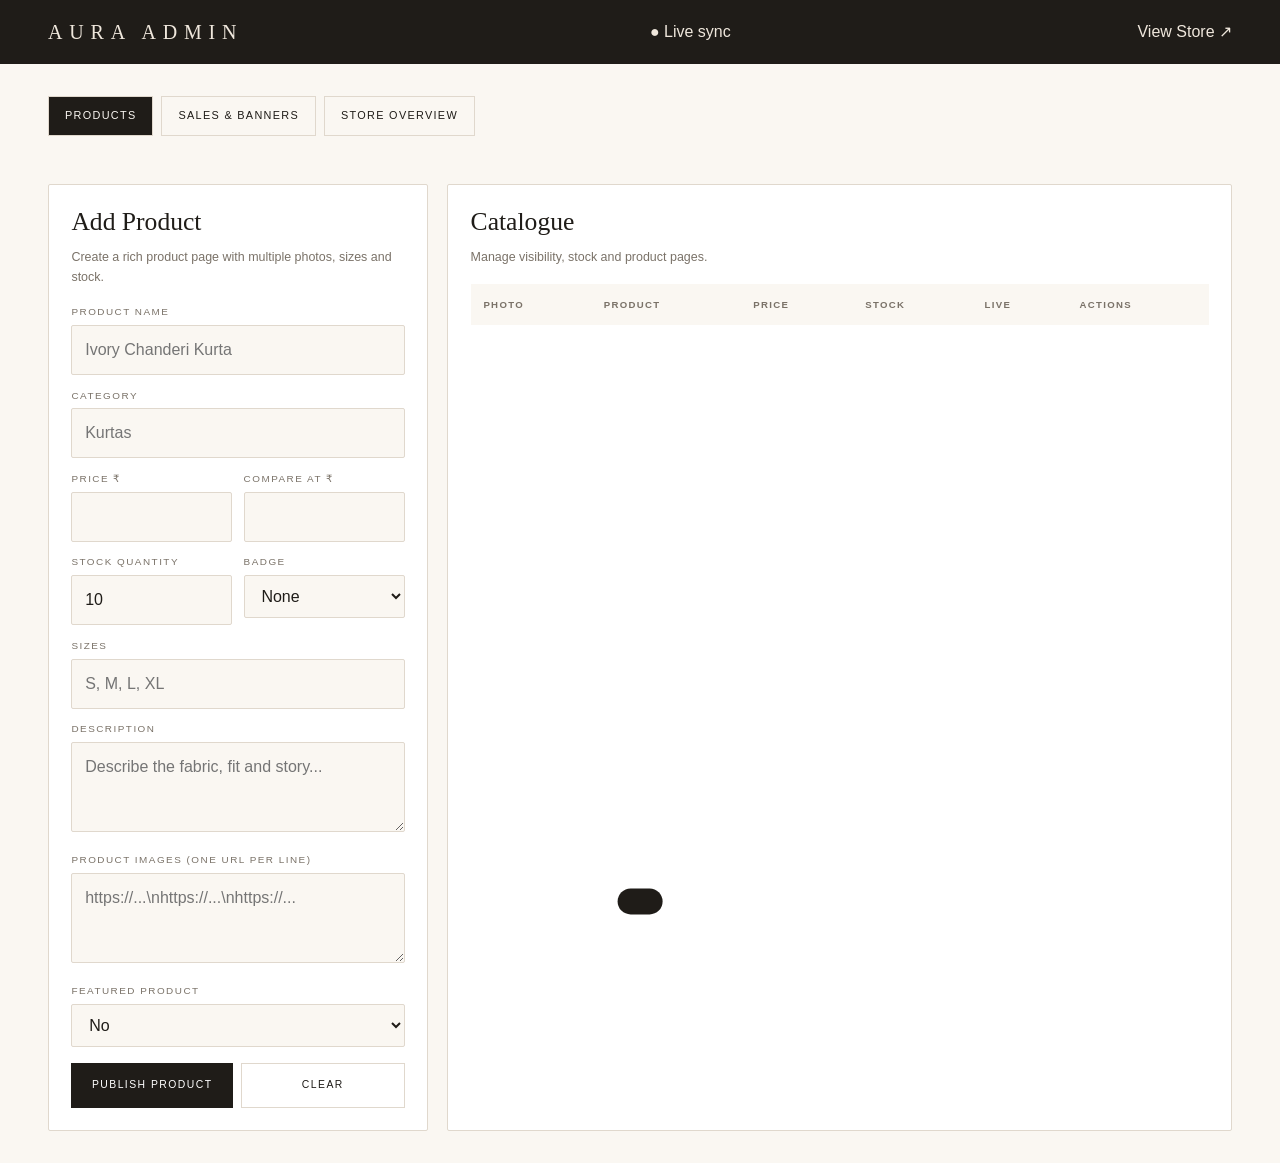
<file: admin.html>
<!doctype html><html><head><meta charset="utf-8"><meta name="viewport" content="width=device-width,initial-scale=1"><title>AURA — Admin</title><link rel="stylesheet" href="style.css"></head><body class="admin-body">
<header class="abar"><span class="logo">AURA ADMIN</span><span>● Live sync</span><a href="index.html" target="_blank">View Store ↗</a></header>
<main class="wrap-admin"><div class="admin-nav"><button class="admin-tab on" data-tab="products">Products</button><button class="admin-tab" data-tab="campaigns">Sales & Banners</button><button class="admin-tab" data-tab="insights">Store Overview</button></div>
<section id="productsTab"><div class="dashboard" id="stats"></div><div class="admin-grid"><section class="panel"><h2 id="formTitle">Add Product</h2><p class="sub">Create a rich product page with multiple photos, sizes and stock.</p><form id="productForm"><input type="hidden" id="pid"><label>Product name</label><input id="name" required placeholder="Ivory Chanderi Kurta"><label>Category</label><input id="cat" required placeholder="Kurtas"><div class="row"><div><label>Price ₹</label><input id="price" type="number" required></div><div><label>Compare at ₹</label><input id="old" type="number"></div></div><div class="row"><div><label>Stock quantity</label><input id="stock" type="number" min="0" required value="10"></div><div><label>Badge</label><select id="tag"><option value="">None</option><option>New</option><option>Sale</option><option>Limited</option></select></div></div><label>Sizes</label><input id="sizes" placeholder="S, M, L, XL"><label>Description</label><textarea id="desc" placeholder="Describe the fabric, fit and story..."></textarea><label>Product images (one URL per line)</label><textarea id="images" placeholder="https://...\nhttps://...\nhttps://..."></textarea><label>Featured product</label><select id="featured"><option value="false">No</option><option value="true">Yes</option></select><div class="btn-row"><button class="primary">Publish Product</button><button type="button" class="secondary" id="clear">Clear</button></div></form></section><section class="panel"><h2>Catalogue</h2><p class="sub">Manage visibility, stock and product pages.</p><div class="table-wrap"><table><thead><tr><th>Photo</th><th>Product</th><th>Price</th><th>Stock</th><th>Live</th><th>Actions</th></tr></thead><tbody id="rows"></tbody></table></div></section></div></section>
<section id="campaignsTab" style="display:none"><div class="admin-grid"><section class="panel"><h2>Create Sales Banner</h2><p class="sub">Control what promotion appears on the storefront.</p><form id="campaignForm"><label>Small label</label><input id="clabel" placeholder="Weekend Edit"><label>Banner title</label><input id="ctitle" required placeholder="Up to 30% off selected pieces"><label>Message</label><textarea id="ctext" placeholder="Limited quantities. Shop before they're gone."></textarea><label>Banner image URL</label><input id="cimage" placeholder="https://..."><div class="btn-row"><button class="primary">Publish Banner</button></div></form></section><section class="panel"><h2>Campaigns</h2><div id="campaignList"></div></section></div></section>
<section id="insightsTab" style="display:none"><div class="dashboard" id="insights"></div><section class="panel"><h2>Demo Store Controls</h2><p class="sub">This showcase currently uses browser storage. Admin changes sync to the storefront instantly in other tabs/windows.</p></section></section></main><div class="toast" id="toast"></div><script src="app.js"></script><script>
const $=id=>document.getElementById(id), toast=m=>{let t=$('toast');t.textContent=m;t.classList.add('on');setTimeout(()=>t.classList.remove('on'),1800)};
function reset(){ $('productForm').reset();$('pid').value='';$('stock').value=10;$('formTitle').textContent='Add Product'}
function drawAdmin(){let list=Store.all();$('stats').innerHTML=[[''+list.length,'Products'],[''+list.filter(p=>p.active!==false).length,'Live'],[''+list.reduce((s,p)=>s+(+p.stock||0),0),'Units in stock'],[inr(list.reduce((s,p)=>s+p.price,0)/(list.length||1)),'Avg price'],[''+list.filter(p=>p.tag==='Sale').length,'Sale items']].map(x=>`<div class="stat"><strong>${x[0]}</strong><span>${x[1]}</span></div>`).join('');
$('rows').innerHTML=list.map(p=>`<tr><td><img src="${p.images?.[0]||FALLBACK}"></td><td><strong>${esc(p.name)}</strong><br><small>${esc(p.cat)}</small></td><td>${inr(p.price)}</td><td>${p.stock}</td><td><button class="switch ${p.active!==false?'on':''}" data-live="${p.id}"></button></td><td><button class="mini" data-edit="${p.id}">Edit</button><button class="mini danger" data-del="${p.id}">Delete</button></td></tr>`).join('')||'<tr><td colspan="6">No products</td></tr>'}
$('rows').onclick=e=>{let list=Store.all(),t=e.target.closest('[data-live]'),ed=e.target.closest('[data-edit]'),dl=e.target.closest('[data-del]');if(t){let p=list.find(x=>x.id==t.dataset.live);p.active=p.active===false;Store.commit(list);drawAdmin();toast(p.active?'Published':'Hidden')}if(dl){Store.commit(list.filter(x=>x.id!=dl.dataset.del));drawAdmin();toast('Deleted')}if(ed){let p=list.find(x=>x.id==ed.dataset.edit);$('pid').value=p.id;$('name').value=p.name;$('cat').value=p.cat;$('price').value=p.price;$('old').value=p.old||'';$('stock').value=p.stock||0;$('tag').value=p.tag||'';$('sizes').value=(p.sizes||[]).join(', ');$('desc').value=p.desc||'';$('images').value=(p.images||[]).join('\\n');$('featured').value=String(!!p.featured);$('formTitle').textContent='Edit Product';scrollTo({top:0,behavior:'smooth'})}};
$('productForm').onsubmit=e=>{e.preventDefault();let list=Store.all(),id=$('pid').value,data={name:$('name').value.trim(),cat:$('cat').value.trim(),price:+$('price').value,old:$('old').value?+$('old').value:null,stock:+$('stock').value,tag:$('tag').value,sizes:$('sizes').value.split(',').map(x=>x.trim()).filter(Boolean),desc:$('desc').value.trim(),images:$('images').value.split('\\n').map(x=>x.trim()).filter(Boolean),featured:$('featured').value==='true'};if(!data.images.length)data.images=[FALLBACK];if(id){Object.assign(list.find(x=>x.id==id),data);toast('Product updated')}else{list.unshift({id:Date.now(),active:true,...data});toast('Product published')}Store.commit(list);drawAdmin();reset()};
$('clear').onclick=reset;
function drawCampaigns(){let cs=campaigns();$('campaignList').innerHTML=cs.length?cs.map(c=>`<div class="campaign-card"><strong>${esc(c.title)}</strong><div class="campaign-meta">${esc(c.label)} · ${c.active!==false?'LIVE':'OFF'}</div><p>${esc(c.text||'')}</p><button class="mini" data-camp="${c.id}">${c.active!==false?'Disable':'Enable'}</button><button class="mini danger" data-cdel="${c.id}">Delete</button></div>`).join(''):'<p class="sub">No campaigns yet.</p>'}
$('campaignForm').onsubmit=e=>{e.preventDefault();let cs=campaigns().map(c=>({...c,active:false}));cs.unshift({id:Date.now(),label:$('clabel').value,title:$('ctitle').value,text:$('ctext').value,image:$('cimage').value,active:true});saveCampaigns(cs);drawCampaigns();e.target.reset();toast('Banner published')};
$('campaignList').onclick=e=>{let cs=campaigns(),t=e.target.closest('[data-camp]'),d=e.target.closest('[data-cdel]');if(t){let c=cs.find(x=>x.id==t.dataset.camp);c.active=!c.active;saveCampaigns(cs);drawCampaigns()}if(d){saveCampaigns(cs.filter(x=>x.id!=d.dataset.cdel));drawCampaigns()}};
document.querySelectorAll('.admin-tab').forEach(b=>b.onclick=()=>{document.querySelectorAll('.admin-tab').forEach(x=>x.classList.remove('on'));b.classList.add('on');['products','campaigns','insights'].forEach(x=>$(x+'Tab').style.display=b.dataset.tab===x?'block':'none');if(b.dataset.tab==='insights'){let l=Store.all();$('insights').innerHTML=[[''+l.filter(p=>p.active!==false).length,'Live products'],[''+l.filter(p=>p.stock<=5).length,'Low stock'],[''+campaigns().filter(c=>c.active!==false).length,'Active banners'],[''+new Set(l.map(p=>p.cat)).size,'Categories'],[inr(l.reduce((s,p)=>s+p.price,0)),'Catalogue value']].map(x=>`<div class="stat"><strong>${x[0]}</strong><span>${x[1]}</span></div>`).join('')}})
drawAdmin();drawCampaigns();Store.onChange(()=>{drawAdmin();drawCampaigns()});
</script></body></html>
</file>
<file: style.css>
:root{
  --bone:#faf7f2;
  --sand:#efe7dc;
  --clay:#e2d5c5;
  --ink:#1f1c18;
  --muted:#7a7268;
  --line:#e0d8cd;
  --accent:#8a6a4f;
  --accent-dk:#6d523b;
  --sage:#9aa89a;
  --danger:#b4553f;
  --serif:'Cormorant Garamond',serif;
  --sans:'Jost',sans-serif;
  --r:2px;

  --ease:cubic-bezier(.16,1,.3,1);
  --ease-soft:cubic-bezier(.22,1,.36,1);
  --shadow:0 18px 50px rgba(31,28,24,.10);
}

*{box-sizing:border-box}
html{scroll-behavior:smooth;overflow-x:hidden}
body{
  margin:0;
  background:var(--bone);
  color:var(--ink);
  font-family:var(--sans);
  line-height:1.6;
  overflow-x:hidden;
}
body.menu-open,
body.cart-open,
body.modal-open{overflow:hidden}

img{max-width:100%;display:block}
a{text-decoration:none;color:inherit}
button{
  font:inherit;
  cursor:pointer;
  border:0;
  background:none;
  color:inherit;
  -webkit-tap-highlight-color:transparent;
}
input,select,textarea{font:inherit}
::selection{background:var(--accent);color:#fff}

/* ---------- TYPOGRAPHY ---------- */
.eyebrow{
  font-size:.68rem;
  letter-spacing:.28em;
  text-transform:uppercase;
  color:var(--accent);
}
h1,h2,h3,h4,h5{
  font-family:var(--serif);
  font-weight:400;
  line-height:1.1;
}
.section-head h2{
  font-size:clamp(2.2rem,4vw,3rem);
}

/* ---------- BUTTONS ---------- */
.btn{
  position:relative;
  display:inline-flex;
  align-items:center;
  justify-content:center;
  min-height:46px;
  padding:.9rem 2rem;
  letter-spacing:.18em;
  text-transform:uppercase;
  font-size:.7rem;
  border-radius:var(--r);
  transition:
    transform .45s var(--ease),
    background .45s var(--ease),
    color .45s var(--ease),
    border-color .45s var(--ease);
}
.btn:hover{transform:translateY(-3px)}
.btn-solid{background:var(--ink);color:var(--bone)}
.btn-solid:hover{background:var(--accent)}
.btn-ghost{border:1px solid var(--line);background:transparent}
.btn-ghost:hover{border-color:var(--accent);color:var(--accent)}
.btn-light{background:var(--bone);color:var(--ink)}
.btn-light:hover{background:var(--sand)}

/* ---------- HEADER ---------- */
.nav{
  position:fixed;
  top:0;
  left:0;
  right:0;
  z-index:60;
  padding:1.2rem 0;
  transition:
    background .5s var(--ease),
    padding .5s var(--ease),
    box-shadow .5s var(--ease),
    backdrop-filter .5s var(--ease);
}
.nav.solid{
  background:rgba(250,247,242,.94);
  backdrop-filter:blur(18px);
  box-shadow:0 1px 0 rgba(31,28,24,.08);
  padding:.8rem 0;
}
.nav:not(.solid) .logo,.nav:not(.solid) .links a,.nav:not(.solid) .nav-category-btn,
.nav:not(.solid) .cart-btn,.nav:not(.solid) .wishlist-btn,.nav:not(.solid) .burger{color:#fff}
.nav:not(.solid) .cart-count,.nav:not(.solid) .wishlist-count{background:var(--bone);color:var(--ink)}
.nav-inner{
  width:min(1280px,100%);
  margin:auto;
  padding:0 clamp(1rem,4vw,3rem);
  display:flex;
  justify-content:space-between;
  align-items:center;
  gap:1rem;
}
.logo{
  font-family:var(--serif);
  font-size:1.6rem;
  letter-spacing:.34em;
  white-space:nowrap;
  transition:color .3s ease,transform .45s var(--ease);
}
.logo:hover{transform:translateY(-1px)}
.links{display:flex;gap:clamp(1rem,2vw,2rem)}
.links a{
  position:relative;
  font-size:.74rem;
  letter-spacing:.14em;
  text-transform:uppercase;
  padding:.3rem 0;
}
.links a:after{
  content:'';
  position:absolute;
  left:0;
  bottom:-3px;
  width:0;
  height:1px;
  background:var(--accent);
  transition:width .45s var(--ease);
}
.links a:hover:after,
.links a.active:after{width:100%}
.admin-link{color:var(--accent)}
.nav-actions{display:flex;align-items:center;gap:.9rem}
.cart-btn,.wishlist-btn{
  position:relative;
  transition:color .3s ease,transform .35s var(--ease);
}
.cart-btn:hover,.wishlist-btn:hover{
  color:var(--accent);
  transform:translateY(-1px);
}
.cart-count,.wishlist-count{
  position:absolute;
  top:-7px;
  right:-8px;
  background:var(--accent);
  color:white;
  border-radius:20px;
  min-width:17px;
  height:17px;
  padding:0 3px;
  font-size:.58rem;
  display:grid;
  place-items:center;
  font-family:var(--sans);
}
.burger{
  display:none;
  width:40px;
  height:40px;
  place-items:center;
  font-size:1.3rem;
}

/* ---------- HERO ---------- */
.hero{
  position:relative;
  min-height:88vh;
  min-height:min(900px,100svh);
  display:grid;
  place-items:center;
  text-align:left;
  padding:7rem clamp(1rem,7vw,7rem) 5rem;
  overflow:hidden;
  background-color:#493e34;
  background-image:
    linear-gradient(90deg,rgba(20,18,16,.66) 0%,rgba(20,18,16,.42) 42%,rgba(20,18,16,.08) 76%),
    url('https://images.unsplash.com/photo-1515886657613-9f3515b0c78f?auto=format&fit=crop&w=1600&q=88'),
    linear-gradient(110deg,#493e34,#b5a18d);
  background-position:center,right center,center;
  background-size:cover,auto 100%,cover;
  background-repeat:no-repeat;
}
.hero:before{
  content:'';
  position:absolute;
  inset:0;
  pointer-events:none;
  background:linear-gradient(0deg,rgba(20,18,16,.2),transparent 48%);
}
.hero-content{
  position:relative;
  z-index:2;
  width:min(1280px,100%);
  margin:auto;
  color:#fff;
}
.hero h1{
  max-width:760px;
  font-size:clamp(3.8rem,8.2vw,7.5rem);
  margin:1rem 0;
  letter-spacing:-.035em;
  line-height:.92;
}
.hero h1 em{color:#e5cfb6;font-style:italic}
.hero p{
  max-width:440px;
  margin:0 0 2rem;
  color:rgba(255,255,255,.84);
  font-size:1.02rem;
}
.hero .eyebrow{color:#e5cfb6}
.hero .btn-solid{background:var(--bone);color:var(--ink)}
.hero .btn-solid:hover{background:#e5cfb6}
.hero .eyebrow,
.hero h1,
.hero p,
.hero .btn{
  animation:heroReveal .9s var(--ease) both;
}
.hero h1{animation-delay:.08s}
.hero p{animation-delay:.16s}
.hero .btn{animation-delay:.24s}

.scroll-cue{
  position:absolute;
  z-index:2;
  bottom:1.7rem;
  left:50%;
  transform:translateX(-50%);
  display:flex;
  flex-direction:column;
  align-items:center;
  gap:.45rem;
  font-size:.58rem;
  letter-spacing:.2em;
  text-transform:uppercase;
  color:rgba(255,255,255,.78);
}
.scroll-cue:after{
  content:'';
  width:1px;
  height:44px;
  background:rgba(229,207,182,.85);
  transform-origin:top;
  animation:cue 2s ease-in-out infinite;
}

/* ---------- SECTIONS ---------- */
.section{
  width:min(1280px,100%);
  margin:auto;
  padding:clamp(4rem,8vw,6rem) clamp(1rem,4vw,3rem);
}
.section.alt{
  width:100%;
  max-width:none;
  background:linear-gradient(#fff,var(--bone));
}
.section.alt>*{
  width:min(1280px,100%);
  margin-left:auto;
  margin-right:auto;
}
.section-head{
  text-align:center;
  margin-bottom:clamp(2rem,5vw,2.8rem);
}
.section-head h2{margin:.5rem 0}

/* ---------- CATEGORY CARDS ---------- */
.cat-grid{
  display:grid;
  grid-template-columns:repeat(3,minmax(0,1fr));
  gap:1rem;
}
.cat-card{
  position:relative;
  min-height:clamp(300px,35vw,380px);
  background-size:cover;
  background-position:center;
  display:flex;
  align-items:end;
  padding:clamp(1.25rem,3vw,2rem);
  color:white;
  overflow:hidden;
  border-radius:var(--r);
  isolation:isolate;
}
.cat-card:before{
  content:'';
  position:absolute;
  inset:0;
  background:inherit;
  background-size:cover;
  background-position:center;
  transition:transform 1.1s var(--ease);
  z-index:-2;
}
.cat-card:after{
  content:'';
  position:absolute;
  inset:0;
  background:linear-gradient(transparent,rgba(0,0,0,.68));
  z-index:-1;
}
.cat-card:hover:before{transform:scale(1.07)}
.cat-card div{
  position:relative;
  z-index:1;
  transform:translateY(8px);
  transition:transform .6s var(--ease);
}
.cat-card:hover div{transform:none}
.cat-card h3{font-size:clamp(1.7rem,3vw,2rem);margin:.2rem 0}

/* ---------- FILTERS / SEARCH ---------- */
.filters{
  display:flex;
  justify-content:center;
  gap:.5rem;
  flex-wrap:wrap;
  margin-bottom:2.5rem;
}
.chip{
  border:1px solid var(--line);
  padding:.5rem 1.2rem;
  border-radius:50px;
  font-size:.7rem;
  text-transform:uppercase;
  letter-spacing:.12em;
  white-space:nowrap;
  transition:
    background .4s var(--ease),
    color .4s var(--ease),
    border-color .4s var(--ease),
    transform .4s var(--ease);
}
.chip:hover{transform:translateY(-2px);border-color:var(--accent)}
.chip.on{background:var(--ink);color:var(--bone);border-color:var(--ink)}

.shop-tools{
  width:min(1280px,100%);
  margin:0 auto 1.4rem;
  display:flex;
  align-items:center;
  justify-content:center;
  gap:1rem;
}
.search-wrap{
  width:min(620px,100%);
  display:flex;
  align-items:center;
  gap:.6rem;
  border:1px solid var(--line);
  background:#fff;
  padding:0 .9rem;
  border-radius:var(--r);
  transition:border-color .35s var(--ease),box-shadow .35s var(--ease);
}
.search-wrap:focus-within{
  border-color:var(--accent);
  box-shadow:0 8px 30px rgba(31,28,24,.06);
}
.search-wrap span{color:var(--muted);font-size:1.15rem}
.search-wrap input{
  flex:1;
  min-width:0;
  border:0;
  outline:0;
  background:transparent;
  padding:.8rem .2rem;
  color:var(--ink);
}
.search-wrap button{color:var(--muted);font-size:1.2rem;padding:.2rem .35rem}
.search-count{
  color:var(--muted);
  font-size:.68rem;
  letter-spacing:.08em;
  white-space:nowrap;
}
.no-results{
  grid-column:1/-1;
  text-align:center;
  padding:4rem 1rem;
  border:1px solid var(--line);
  background:#fff;
}
.no-results h3{font-size:2rem;margin:.2rem 0}
.no-results p{color:var(--muted);margin:.3rem 0 1.2rem}


/* ---------- AURA MOTION ENGINE ---------- */
.aura-reveal{will-change:transform,opacity;backface-visibility:hidden}
.aura-motion-img{will-change:transform}
.hero-content{will-change:transform,opacity}
.cat-card,.promo,.story-img,.story-text,.reviews blockquote,.section-head,.shop-tools,.filters{will-change:transform,opacity}

@media (prefers-reduced-motion: reduce){
  html{scroll-behavior:auto}
  .aura-reveal,.hero-content,.cat-card,.promo,.story-img,.story-text,.reviews blockquote,.section-head,.shop-tools,.filters{
    opacity:1!important;transform:none!important
  }
}

/* ---------- PRODUCT GRID / CARDS ---------- */
.product-grid{
  display:grid;
  grid-template-columns:repeat(4,minmax(0,1fr));
  gap:clamp(.75rem,2vw,1.5rem);
}
.card{
  min-width:0;
  opacity:1;
  will-change:transform,opacity;
  backface-visibility:hidden;
}
.card-img{
  position:relative;
  aspect-ratio:3/4;
  overflow:hidden;
  background:linear-gradient(135deg,#f2ece4,#e6d9cc);
  border-radius:var(--r);
}
.card-img:after{
  content:'';
  position:absolute;
  inset:0;
  pointer-events:none;
  box-shadow:inset 0 0 0 1px rgba(31,28,24,.025);
}
.card-img img{
  width:100%;
  height:100%;
  object-fit:cover;
  transition:transform 1.1s var(--ease);
}
.card:hover .card-img img{transform:scale(1.08)}
.tag{
  position:absolute;
  z-index:2;
  top:.8rem;
  left:.8rem;
  background:var(--ink);
  color:white;
  padding:.35rem .65rem;
  font-size:.58rem;
  letter-spacing:.15em;
  text-transform:uppercase;
}
.tag.sale{background:var(--accent)}
.tag.limited{background:#6f765f}

.add{
  position:absolute;
  z-index:3;
  bottom:.8rem;
  left:.8rem;
  right:.8rem;
  background:#faf7f2ee;
  backdrop-filter:blur(8px);
  padding:.8rem;
  text-align:center;
  text-transform:uppercase;
  letter-spacing:.16em;
  font-size:.65rem;
  transform:translateY(calc(100% + .8rem));
  opacity:0;
  transition:
    transform .65s var(--ease),
    opacity .45s var(--ease);
}
.card:hover .add{
  transform:translateY(0);
  opacity:1;
}
.card-info{padding:.8rem .1rem}
.card-cat{
  font-size:.62rem;
  letter-spacing:.16em;
  text-transform:uppercase;
  color:var(--muted);
}
.card-info h4{font-size:1.15rem;margin:.25rem 0}
.card-info h4{font-weight:500;letter-spacing:.01em}
.price{display:flex;gap:.6rem;align-items:center}
.price del{color:var(--muted);font-size:.85rem}
.stock-note{font-size:.68rem;color:var(--danger);margin-top:.25rem}

.wishlist-heart{
  position:absolute;
  z-index:5;
  top:.8rem;
  right:.8rem;
  width:38px;
  height:38px;
  border:1px solid var(--line);
  border-radius:50%;
  background:#faf7f2ee;
  backdrop-filter:blur(8px);
  display:grid;
  place-items:center;
  font-size:1.15rem;
  line-height:1;
  box-shadow:0 2px 8px rgba(31,28,24,.06);
  transition:
    transform .45s var(--ease),
    border-color .35s var(--ease),
    color .35s var(--ease),
    background .35s var(--ease);
}
.wishlist-heart:hover{
  transform:translateY(-2px) scale(1.04);
  border-color:var(--accent);
}
.wishlist-heart.on{color:var(--accent);background:#fff}

/* ---------- PROMO ---------- */
.promo{
  display:grid;
  grid-template-columns:1.3fr 1fr;
  gap:1rem;
  background:var(--ink);
  color:var(--bone);
  padding:clamp(2rem,5vw,3rem);
  border-radius:var(--r);
  align-items:center;
  overflow:hidden;
}
.promo h2{font-size:clamp(2.2rem,5vw,3rem);margin:.5rem 0}
.promo p{color:#efe7dcc0}
.promo-media{
  min-height:260px;
  background-size:cover;
  background-position:center;
  border-radius:var(--r);
  overflow:hidden;
  transition:transform 1s var(--ease);
}
.promo:hover .promo-media{transform:scale(1.02)}

/* ---------- STORY / CRAFT ---------- */
.story{
  display:grid;
  grid-template-columns:1fr 1fr;
  gap:clamp(2rem,6vw,4rem);
  align-items:center;
}
.story-img{
  min-height:clamp(350px,45vw,500px);
  background:
    linear-gradient(0deg,rgba(31,28,24,.08),rgba(31,28,24,.08)),
    url('https://images.unsplash.com/photo-1610030469983-98e550d6193c?auto=format&fit=crop&w=1400&q=85') center/cover,
    linear-gradient(140deg,var(--clay),var(--sand),var(--accent));
  border-radius:var(--r);
  overflow:hidden;
  position:relative;
}
.story-img img{
  width:100%;
  height:100%;
  object-fit:cover;
  transition:transform 1.1s var(--ease);
}
.story-img:hover img{transform:scale(1.05)}
.story-text p{color:var(--muted)}

.craft{
  background:var(--ink);
  color:var(--bone);
  overflow:hidden;
}
.craft-grid{
  display:grid;
  grid-template-columns:1fr 1fr;
  min-height:620px;
}
.craft-visual{
  position:relative;
  min-height:500px;
  background-size:cover;
  background-position:center;
  overflow:hidden;
}
.craft-visual:after{
  content:'';
  position:absolute;
  inset:0;
  background:linear-gradient(90deg,transparent,rgba(31,28,24,.3));
}
.craft-visual img{
  width:100%;
  height:100%;
  object-fit:cover;
  transition:transform 1.2s var(--ease);
}
.craft:hover .craft-visual img{transform:scale(1.04)}
.craft-copy{
  display:flex;
  flex-direction:column;
  justify-content:center;
  padding:clamp(2rem,6vw,6rem);
}
.craft-copy p{color:#efe7dccc}
.craft-stats{
  display:grid;
  grid-template-columns:repeat(3,1fr);
  gap:1rem;
  margin-top:2rem;
}
.craft-stat strong{
  display:block;
  font-family:var(--serif);
  font-size:2rem;
}
.craft-stat span{
  color:#efe7dc99;
  font-size:.62rem;
  letter-spacing:.12em;
  text-transform:uppercase;
}

/* ---------- BENTO / SHOWCASE ---------- */
.showcase{
  position:relative;
  overflow:hidden;
  background:
    radial-gradient(circle at 20% 20%,rgba(226,213,197,.8),transparent 35%),
    radial-gradient(circle at 80% 80%,rgba(138,106,79,.12),transparent 35%),
    var(--sand);
}
.bento{
  display:grid;
  grid-template-columns:1.2fr 1fr;
  gap:clamp(12px,2vw,24px);
  min-height:clamp(500px,55vw,640px);
}
.bento-side{
  display:grid;
  grid-template-rows:repeat(3,1fr);
  gap:clamp(12px,2vw,24px);
}
.bento-tile{
  position:relative;
  overflow:hidden;
  border-radius:var(--r);
  min-height:0;
  isolation:isolate;
}
.bento-tile .fill{
  position:absolute;
  inset:0;
  width:100%;
  height:100%;
  object-fit:cover;
  transition:transform 1.1s var(--ease);
}
.bento-tile:after{
  content:'';
  position:absolute;
  inset:0;
  background:linear-gradient(transparent 40%,rgba(31,28,24,.65));
  z-index:1;
}
.bento-tile:hover .fill{transform:scale(1.07)}
.bento-label{
  position:absolute;
  z-index:2;
  left:clamp(1rem,3vw,2rem);
  bottom:clamp(1rem,3vw,2rem);
  color:#fff;
  transform:translateY(12px);
  transition:transform .6s var(--ease);
}
.bento-tile:hover .bento-label{transform:none}
.bento-label h3{font-size:clamp(1.4rem,3vw,2rem);margin:.2rem 0}
.explore-pill{
  display:inline-flex;
  margin-top:.5rem;
  padding:.45rem .8rem;
  border:1px solid rgba(255,255,255,.5);
  border-radius:50px;
  color:#fff;
  font-size:.6rem;
  letter-spacing:.13em;
  text-transform:uppercase;
  opacity:0;
  transform:translateY(8px);
  transition:
    opacity .5s var(--ease),
    transform .5s var(--ease);
}
.bento-tile:hover .explore-pill{
  opacity:1;
  transform:none;
}

/* ---------- LOOKBOOK ---------- */
.lookbook{
  overflow:hidden;
}
.lookbook-track{
  display:flex;
  gap:clamp(16px,3vw,32px);
  overflow-x:auto;
  scroll-snap-type:x mandatory;
  scrollbar-width:none;
  padding-bottom:1rem;
}
.lookbook-track::-webkit-scrollbar{display:none}
.lookbook-item{
  flex:0 0 clamp(240px,28vw,340px);
  height:clamp(420px,74vh,720px);
  min-height:420px;
  scroll-snap-align:start;
  border-radius:var(--r);
  overflow:hidden;
  position:relative;
}
.lookbook-item img{
  width:100%;
  height:100%;
  object-fit:cover;
  transition:transform 1s var(--ease);
}
.lookbook-item:hover img{transform:scale(1.05)}
.lookbook-progress{
  width:100%;
  height:1px;
  background:var(--line);
  margin-top:1.5rem;
  overflow:hidden;
}
.lookbook-progress span{
  display:block;
  width:30%;
  height:100%;
  background:var(--accent);
  transform-origin:left;
}

/* ---------- REVIEWS ---------- */
.reviews{
  display:grid;
  grid-template-columns:repeat(3,minmax(0,1fr));
  gap:1rem;
}
blockquote{
  margin:0;
  background:#fff;
  border:1px solid var(--line);
  padding:clamp(1.3rem,3vw,2rem);
  border-radius:var(--r);
  transition:transform .55s var(--ease),box-shadow .55s var(--ease);
}
.brand-pillars article{
  min-height:250px;
  padding:clamp(1.5rem,3vw,2.4rem);
  border-top:1px solid var(--line);
  background:linear-gradient(145deg,#fff,var(--bone));
}
.pillar-index{color:var(--accent);font-size:.65rem;letter-spacing:.18em}
.brand-pillars h3{font-size:1.6rem;margin:2.2rem 0 .7rem}
.brand-pillars p{max-width:290px;margin:0;color:var(--muted);font-size:.84rem;line-height:1.8}
blockquote:nth-child(2){transform:translateY(36px)}
blockquote:hover{
  transform:translateY(-5px);
  box-shadow:var(--shadow);
}
blockquote:nth-child(2):hover{transform:translateY(31px)}
blockquote p{
  font-family:var(--serif);
  font-size:1.15rem;
  font-style:italic;
}
cite{
  font-size:.65rem;
  letter-spacing:.16em;
  text-transform:uppercase;
  color:var(--accent);
}

/* ---------- MARQUEE ---------- */
.marquee{
  overflow:hidden;
  background:var(--sand);
}
.marquee-row{
  display:flex;
  width:max-content;
  animation:marquee 34s linear infinite;
}
.marquee-row:hover{animation-play-state:paused}
.marquee-tile{
  width:clamp(130px,15vw,190px);
  height:clamp(130px,15vw,190px);
  flex:0 0 auto;
  object-fit:cover;
}
.marquee-pill{
  align-self:center;
  margin:0 clamp(1rem,3vw,2rem);
  padding:.7rem 1.1rem;
  border:1px solid var(--accent);
  border-radius:50px;
  font-size:.62rem;
  letter-spacing:.15em;
  text-transform:uppercase;
  white-space:nowrap;
}

/* ---------- FOOTER ---------- */
footer{background:var(--ink);color:var(--sand)}
.newsletter{
  text-align:center;
  padding:clamp(3rem,7vw,4rem) 1rem;
  border-bottom:1px solid #ffffff14;
}
.nl-form{
  display:flex;
  width:min(440px,100%);
  margin:1.5rem auto;
  gap:.5rem;
}
.nl-form input{
  flex:1;
  min-width:0;
  background:transparent;
  border:1px solid #ffffff44;
  padding:.8rem;
  color:white;
  outline:0;
}
.nl-form input:focus{border-color:var(--accent)}
.nl-form button{
  background:var(--sand);
  padding:.8rem 1.4rem;
  color:black;
  transition:transform .4s var(--ease),background .4s var(--ease);
}
.nl-form button:hover{transform:translateY(-2px);background:#fff}
.newsletter-note{min-height:1.2em;margin:.5rem 0 0;color:#efe7dc99;font-size:.7rem}
.foot-grid{
  width:min(1280px,100%);
  margin:auto;
  padding:3rem clamp(1rem,4vw,3rem);
  display:grid;
  grid-template-columns:2fr repeat(3,1fr);
  gap:2rem;
}
.foot-grid a{
  display:block;
  color:#efe7dc99;
  padding:.2rem 0;
  transition:color .35s var(--ease),transform .35s var(--ease);
}
.foot-grid a:hover{color:var(--sand);transform:translateX(3px)}
.foot-bottom{
  width:min(1280px,100%);
  margin:auto;
  padding:1rem clamp(1rem,4vw,3rem);
  border-top:1px solid #ffffff14;
  display:flex;
  justify-content:space-between;
  gap:1rem;
  color:#efe7dc77;
  font-size:.72rem;
}

/* ---------- CART DRAWER ---------- */
.overlay{
  position:fixed;
  inset:0;
  background:#1f1c1870;
  opacity:0;
  visibility:hidden;
  pointer-events:none;
  z-index:80;
  transition:opacity .55s var(--ease),visibility .55s;
  backdrop-filter:blur(2px);
}
.overlay.on{
  opacity:1;
  visibility:visible;
  pointer-events:auto;
}
.cart{
  position:fixed;
  right:0;
  top:0;
  bottom:0;
  width:min(420px,92vw);
  background:var(--bone);
  z-index:90;
  transform:translateX(100%);
  transition:transform .6s var(--ease);
  display:flex;
  flex-direction:column;
  box-shadow:-20px 0 60px rgba(31,28,24,.12);
}
.cart.on{transform:none}
.cart-head,.cart-foot{
  padding:1.3rem 1.5rem;
  border-bottom:1px solid var(--line);
}
.cart-foot{border-top:1px solid var(--line);border-bottom:0}
.cart-body{
  flex:1;
  overflow:auto;
  padding:1rem 1.5rem;
  overscroll-behavior:contain;
}
.cart-item{
  display:flex;
  gap:1rem;
  padding:1rem 0;
  border-bottom:1px solid var(--line);
}
.cart-item img{
  width:65px;
  height:85px;
  object-fit:cover;
  flex:0 0 auto;
}
.cart-total{
  display:flex;
  justify-content:space-between;
  margin-bottom:1rem;
}

/* ---------- TOAST ---------- */
.toast{
  position:fixed;
  bottom:1.5rem;
  left:50%;
  transform:translate(-50%,150%);
  background:var(--ink);
  color:var(--bone);
  padding:.8rem 1.4rem;
  border-radius:50px;
  z-index:200;
  transition:transform .6s var(--ease);
  white-space:nowrap;
  max-width:calc(100vw - 2rem);
  overflow:hidden;
  text-overflow:ellipsis;
}
.toast.on{transform:translate(-50%,0)}

/* ---------- PROMO STRIP ---------- */
.promo-strip{
  background:var(--accent);
  color:white;
  text-align:center;
  padding:.65rem;
  font-size:.68rem;
  letter-spacing:.15em;
  text-transform:uppercase;
}

/* ---------- PRODUCT DETAIL ---------- */
.detail{
  width:min(1200px,100%);
  margin:auto;
  padding:8rem clamp(1rem,4vw,3rem) 5rem;
  display:grid;
  grid-template-columns:1.1fr .9fr;
  gap:clamp(2rem,6vw,4rem);
}
.gallery-main{
  aspect-ratio:4/5;
  background:var(--sand);
  overflow:hidden;
}
.gallery-main img{
  width:100%;
  height:100%;
  object-fit:cover;
  transition:transform 1s var(--ease);
}
.gallery-main:hover img{transform:scale(1.04)}
.thumbs{
  display:flex;
  gap:.6rem;
  margin-top:.7rem;
  overflow:auto;
  scrollbar-width:none;
}
.thumbs::-webkit-scrollbar{display:none}
.thumbs button{
  width:76px;
  height:96px;
  flex:0 0 auto;
  border:1px solid transparent;
  padding:0;
}
.thumbs button.active{border-color:var(--accent)}
.thumbs img{width:100%;height:100%;object-fit:cover}
.detail-title-row{
  display:flex;
  align-items:flex-start;
  justify-content:space-between;
  gap:1rem;
}
.detail-title-row .wishlist-heart{
  position:relative;
  top:auto;
  right:auto;
  flex:0 0 auto;
  margin-top:.55rem;
}
.detail-info h1{font-size:clamp(2.4rem,5vw,3.2rem);margin:.5rem 0}
.detail-price{font-size:1.2rem;margin:1rem 0}
.detail-old{color:var(--muted);text-decoration:line-through;margin-left:.5rem}
.detail-desc{color:var(--muted);margin:1.5rem 0}
.stock{
  padding:.7rem 1rem;
  background:#f0e8df;
  margin:1rem 0;
  font-size:.75rem;
}
.qty-row{display:flex;gap:.7rem;margin:1rem 0}
.qty-control{display:flex;border:1px solid var(--line)}
.qty-control button,.qty-control span{
  width:38px;
  height:46px;
  display:grid;
  place-items:center;
}
.size-grid{display:flex;gap:.5rem;flex-wrap:wrap}
.size-btn{
  border:1px solid var(--line);
  padding:.6rem 1rem;
  transition:background .35s var(--ease),color .35s var(--ease),border-color .35s var(--ease);
}
.size-btn:hover{border-color:var(--accent)}
.size-btn.active{border-color:var(--ink);background:var(--ink);color:white}
.qty-control button:disabled,#detailAdd:disabled{cursor:not-allowed;opacity:.45}
.related{padding-top:1rem}

/* ---------- MOBILE MENU ---------- */
.mobile-menu{
  position:fixed;
  top:0;
  left:0;
  bottom:0;
  width:min(340px,86vw);
  z-index:100;
  background:var(--bone);
  padding:1.4rem 1.2rem;
  transform:translateX(-105%);
  transition:transform .6s var(--ease);
  box-shadow:10px 0 35px rgba(31,28,24,.12);
  overflow-y:auto;
  overscroll-behavior:contain;
}
.mobile-menu.on{transform:translateX(0)}
.mobile-menu-head{
  display:flex;
  align-items:center;
  justify-content:space-between;
  padding:.2rem 0 1.2rem;
  border-bottom:1px solid var(--line);
  margin-bottom:.5rem;
}
.mobile-menu-head strong{
  font-family:var(--serif);
  font-size:1.5rem;
  letter-spacing:.24em;
  font-weight:400;
}
.mobile-menu-head button{font-size:1.7rem;line-height:1;padding:.2rem .35rem}
.mobile-menu a{
  display:block;
  padding:1rem .2rem;
  border-bottom:1px solid var(--line);
  font-size:.72rem;
  letter-spacing:.15em;
  text-transform:uppercase;
  transition:color .3s ease,padding-left .4s var(--ease);
}
.mobile-menu a:hover{color:var(--accent);padding-left:.4rem}

/* ---------- CATEGORY PANEL ---------- */
.mobile-category-group{border-bottom:1px solid var(--line)}
.mobile-category-toggle{
  width:100%;
  display:flex;
  align-items:center;
  justify-content:space-between;
  padding:1rem .2rem;
  font-size:.72rem;
  letter-spacing:.15em;
  text-transform:uppercase;
  text-align:left;
}
.mobile-category-list{display:none;padding:0 0 .5rem 1rem}
.mobile-category-list.on{display:block}
.mobile-category-list button,.mobile-category-list a{
  display:block;
  width:100%;
  text-align:left;
  padding:.7rem .2rem;
  border:0;
  font-size:.68rem;
  letter-spacing:.12em;
  text-transform:uppercase;
}
.mobile-category-list button:hover,.mobile-category-list a:hover{color:var(--accent)}

.mobile-wishlist{display:none}
.desktop-wishlist{display:inline-flex}

.category-panel{
  position:fixed;
  top:0;
  left:0;
  right:0;
  z-index:55;
  display:none;
  background:var(--bone);
  border-top:1px solid var(--line);
  border-bottom:1px solid var(--line);
  box-shadow:0 18px 35px rgba(31,28,24,.10);
}
.category-panel.on{display:block}
.category-panel-inner{
  width:min(1280px,100%);
  margin:auto;
  padding:2rem clamp(1rem,4vw,3rem);
  display:grid;
  grid-template-columns:repeat(3,1fr);
  gap:2.5rem;
}
.category-panel-inner>div{
  display:flex;
  flex-direction:column;
  align-items:flex-start;
  gap:.45rem;
}
.category-panel-inner strong{
  font-family:var(--serif);
  font-size:1.35rem;
  font-weight:400;
}
.category-panel-inner span{color:var(--muted);font-size:.7rem;margin-bottom:.35rem}
.category-panel-inner button,.category-panel-inner a{
  font-size:.68rem;
  letter-spacing:.12em;
  text-transform:uppercase;
  padding:.15rem 0;
  text-align:left;
  transition:color .3s ease,transform .35s var(--ease);
}
.category-panel-inner button:hover,.category-panel-inner a:hover{
  color:var(--accent);
  transform:translateX(3px);
}

/* ---------- CHECKOUT MODAL ---------- */
.checkout-modal{
  position:fixed;
  inset:0;
  z-index:120;
  display:grid;
  place-items:center;
  padding:1rem;
  background:#1f1c1870;
  opacity:0;
  visibility:hidden;
  pointer-events:none;
  transition:opacity .45s var(--ease),visibility .45s;
  backdrop-filter:blur(3px);
}
.checkout-modal.on{
  opacity:1;
  visibility:visible;
  pointer-events:auto;
}
.checkout-card{
  position:relative;
  width:min(500px,100%);
  max-height:92svh;
  overflow:auto;
  background:var(--bone);
  border:1px solid var(--line);
  border-radius:var(--r);
  padding:clamp(1.3rem,5vw,2rem);
  box-shadow:0 20px 60px rgba(31,28,24,.18);
  transform:translateY(25px) scale(.98);
  transition:transform .55s var(--ease);
}
.checkout-modal.on .checkout-card{
  transform:none;
}
.checkout-card h2{font-size:clamp(2rem,6vw,2.5rem);margin:.45rem 0}
.checkout-card p{color:var(--muted);font-size:.82rem;line-height:1.7}
.checkout-card label{margin-top:1rem}
.checkout-card input,.checkout-card textarea{background:#fff}
.checkout-card textarea{min-height:105px}
.checkout-card .btn{width:100%;margin-top:1.1rem}
.checkout-card small{display:block;margin-top:.7rem;color:var(--muted);font-size:.65rem}
.modal-close{
  position:absolute;
  top:.8rem;
  right:.9rem;
  font-size:1.5rem;
  padding:.25rem;
}

/* ---------- ADMIN ---------- */
.admin-body{background:var(--bone)}
.abar{
  position:sticky;
  top:0;
  z-index:30;
  background:var(--ink);
  color:var(--sand);
  padding:1rem clamp(1rem,4vw,3rem);
  display:flex;
  align-items:center;
  justify-content:space-between;
}
.abar .logo{font-size:1.25rem}
.wrap-admin{
  width:min(1380px,100%);
  margin:auto;
  padding:2rem clamp(1rem,4vw,3rem);
}
.admin-nav{
  display:flex;
  gap:.5rem;
  overflow:auto;
  margin-bottom:1.5rem;
  scrollbar-width:none;
}
.admin-nav::-webkit-scrollbar{display:none}
.admin-tab{
  padding:.65rem 1rem;
  border:1px solid var(--line);
  font-size:.68rem;
  letter-spacing:.12em;
  text-transform:uppercase;
  white-space:nowrap;
}
.admin-tab.on{background:var(--ink);color:var(--bone)}
.dashboard{
  display:grid;
  grid-template-columns:repeat(5,minmax(0,1fr));
  gap:.8rem;
  margin-bottom:1.5rem;
}
.stat{
  background:white;
  border:1px solid var(--line);
  padding:1.1rem;
  border-radius:var(--r);
}
.stat strong{
  display:block;
  font-family:var(--serif);
  font-size:1.8rem;
  color:var(--accent);
}
.stat span{
  font-size:.62rem;
  letter-spacing:.15em;
  text-transform:uppercase;
  color:var(--muted);
}
.admin-grid{
  display:grid;
  grid-template-columns:380px 1fr;
  gap:1.2rem;
}
.panel{
  background:white;
  border:1px solid var(--line);
  border-radius:var(--r);
  padding:1.4rem;
}
.panel h2{font-size:1.6rem;margin:0 0 .25rem}
.sub{color:var(--muted);font-size:.78rem;margin-bottom:1rem}
label{
  display:block;
  font-size:.62rem;
  letter-spacing:.15em;
  text-transform:uppercase;
  color:var(--muted);
  margin:.8rem 0 .3rem;
}
input,select,textarea{
  width:100%;
  padding:.7rem .8rem;
  border:1px solid var(--line);
  background:var(--bone);
  color:var(--ink);
  border-radius:var(--r);
  outline:0;
  transition:border-color .3s ease,box-shadow .3s ease;
}
input:focus,select:focus,textarea:focus{
  border-color:var(--accent);
  box-shadow:0 0 0 3px rgba(138,106,79,.08);
}
textarea{min-height:90px;resize:vertical}
.row{display:grid;grid-template-columns:1fr 1fr;gap:.7rem}
.btn-row{display:flex;gap:.5rem;margin-top:1rem}
.btn-row button{
  flex:1;
  padding:.8rem;
  text-transform:uppercase;
  font-size:.65rem;
  letter-spacing:.14em;
}
.primary{background:var(--ink);color:white}
.secondary{border:1px solid var(--line)}
.image-list{display:grid;gap:.5rem}
.image-row{
  display:grid;
  grid-template-columns:1fr 70px;
  gap:.5rem;
  align-items:center;
}
.image-row img{width:70px;height:80px;object-fit:cover}
.table-wrap{overflow:auto}
table{width:100%;border-collapse:collapse;background:white}
th{
  font-size:.6rem;
  letter-spacing:.14em;
  text-transform:uppercase;
  color:var(--muted);
  background:var(--bone);
  padding:.8rem;
  text-align:left;
}
td{
  border-top:1px solid var(--line);
  padding:.7rem;
  font-size:.8rem;
  vertical-align:middle;
}
td img{width:45px;height:58px;object-fit:cover}
.mini{
  border:1px solid var(--line);
  padding:.35rem .6rem;
  font-size:.62rem;
  text-transform:uppercase;
  margin:.1rem;
}
.danger:hover{border-color:var(--danger);color:var(--danger)}
.campaign-card{border:1px solid var(--line);padding:1rem;margin-bottom:.7rem}
.campaign-card strong{font-family:var(--serif);font-size:1.2rem}
.campaign-meta{font-size:.7rem;color:var(--muted)}
.switch{
  width:42px;
  height:23px;
  border-radius:20px;
  background:var(--line);
  position:relative;
}
.switch:after{
  content:'';
  position:absolute;
  width:17px;
  height:17px;
  left:3px;
  top:3px;
  background:white;
  border-radius:50%;
  transition:transform .35s var(--ease);
}
.switch.on{background:var(--sage)}
.switch.on:after{transform:translateX(19px)}


/* ---------- SCROLL MOTION FALLBACK ---------- */
.aura-motion-hidden{opacity:0;transform:translate3d(0,60px,0) skewY(4deg);transition:opacity 1.05s var(--ease),transform 1.05s var(--ease);transition-delay:var(--motion-delay,0ms)}
.aura-motion-hidden.aura-motion-visible{opacity:1;transform:none}
@media(prefers-reduced-motion:reduce){.aura-motion-hidden{opacity:1!important;transform:none!important;transition:none!important}}

/* ---------- RESPONSIVE ---------- */
@media(max-width:1100px){
  .product-grid{grid-template-columns:repeat(3,minmax(0,1fr))}
  .dashboard{grid-template-columns:repeat(3,minmax(0,1fr))}
  .admin-grid{grid-template-columns:300px 1fr}
}

@media(max-width:950px){
  .product-grid{grid-template-columns:repeat(2,minmax(0,1fr))}
  .admin-grid,.detail,.promo,.story,.craft-grid{grid-template-columns:1fr}
  .dashboard{grid-template-columns:repeat(2,minmax(0,1fr))}
  .cat-grid,.reviews{grid-template-columns:1fr}
  .links{display:none}
  .burger{display:grid}
  .desktop-wishlist{display:none}
  .mobile-wishlist{display:inline-flex}
  .nav-inner{
    position:relative;
    justify-content:flex-end;
  }
  .nav-inner .burger{
    position:absolute;
    left:clamp(1rem,4vw,1.2rem);
    z-index:2;
  }
  .nav-inner .logo{
    position:absolute;
    left:50%;
    transform:translateX(-50%);
  }
  .nav-inner .mobile-wishlist{margin-right:.35rem}
  .nav-inner .cart-btn{margin-left:0}
  .category-panel{display:none!important}
  .section{padding-top:4rem;padding-bottom:4rem}
  .craft-visual{min-height:55vw}
  .craft-copy{min-height:420px}
}

@media(max-width:700px){
  .foot-grid{grid-template-columns:1fr 1fr}
  .foot-grid>div:first-child{grid-column:1/-1}
  .bento{grid-template-columns:1fr;min-height:auto}
  .bento-main{min-height:55vw}
  .bento-side{grid-template-rows:repeat(3,minmax(220px,1fr))}
  .lookbook-item{height:68svh}
  .lookbook-track{scroll-snap-type:x mandatory}
  blockquote:nth-child(2){transform:none}
  blockquote:nth-child(2):hover{transform:translateY(-5px)}
}

@media(max-width:600px){
  .nav{padding:.9rem 0}
  .nav.solid{padding:.65rem 0}
  .logo{font-size:1.4rem;letter-spacing:.27em}
  .hero{
    min-height:90svh;
    padding:7rem 1.25rem 5rem;
    background-image:
      linear-gradient(90deg,rgba(20,18,16,.62),rgba(20,18,16,.2)),
      url('https://images.unsplash.com/photo-1515886657613-9f3515b0c78f?auto=format&fit=crop&w=1200&q=85'),
      linear-gradient(110deg,#493e34,#b5a18d);
    background-position:center,58% center,center;
    background-size:cover,cover,cover;
  }
  .hero h1{font-size:clamp(3.2rem,15vw,5rem)}
  .hero p{font-size:.88rem;max-width:340px}
  .scroll-cue{bottom:1rem}
  .product-grid{grid-template-columns:repeat(2,minmax(0,1fr));gap:.7rem}
  .card-info h4{font-size:1rem}
  .card-cat{font-size:.56rem}
  .price{font-size:.9rem}
  .add{
    position:relative;
    left:auto;
    right:auto;
    bottom:auto;
    margin-top:.6rem;
    transform:none;
    opacity:1;
    padding:.7rem;
  }
  .cat-card{min-height:330px}
  .shop-tools{display:block;margin-bottom:1rem}
  .search-wrap{width:100%}
  .search-count{display:block;margin-top:.55rem}
  .filters{
    justify-content:flex-start;
    flex-wrap:nowrap;
    overflow-x:auto;
    overflow-y:hidden;
    padding-bottom:.4rem;
    scrollbar-width:none;
  }
  .filters::-webkit-scrollbar{display:none}
  .chip{flex:0 0 auto}
  .cart{width:min(420px,92vw)}
  .checkout-card{padding:1.5rem}
  .checkout-card h2{font-size:2.15rem}
  .detail{
    padding:7rem 1rem 3rem;
    gap:2rem;
  }
  .detail-info h1{font-size:2.4rem}
  .detail-title-row h1{font-size:2.4rem}
  .wishlist-heart{width:34px;height:34px;top:.6rem;right:.6rem}
  .nl-form{flex-direction:column}
  .foot-grid{grid-template-columns:1fr}
  .foot-grid>div:first-child{grid-column:auto}
  .foot-bottom{flex-direction:column;text-align:center}
  .brand-pillars article{min-height:0}
  .brand-pillars h3{margin:1.2rem 0 .5rem}
  .craft-stats{grid-template-columns:1fr 1fr}
  .craft-copy{min-height:0}
  .lookbook-item{
    flex-basis:72vw;
    height:70svh;
    min-height:400px;
  }
}

@media(max-width:420px){
  .section{padding-left:.9rem;padding-right:.9rem}
  .product-grid{gap:.55rem}
  .card-info{padding:.65rem .05rem}
  .card-info h4{font-size:.95rem}
  .tag{top:.55rem;left:.55rem}
  .wishlist-heart{top:.55rem;right:.55rem}
  .bento-side{grid-template-rows:repeat(3,200px)}
  .checkout-card{padding:1.25rem}
}

@media(max-width:380px){
  .product-grid{gap:.5rem}
  .card-info h4{font-size:.9rem}
  .price{font-size:.84rem}
  .card-cat{font-size:.52rem}
  .logo{font-size:1.2rem}
}

/* ---------- ACCESSIBILITY / MOTION ---------- */
@media(hover:none){
  .card:hover .card-img img,
  .cat-card:hover:before,
  .bento-tile:hover .fill,
  .story-img:hover img,
  .promo:hover .promo-media,
  .craft:hover .craft-visual img,
  .lookbook-item:hover img,
  .gallery-main:hover img{
    transform:none;
  }
  .explore-pill{opacity:1;transform:none}
  .bento-label{transform:none}
}

@media(prefers-reduced-motion:reduce){
  html{scroll-behavior:auto}
  *,
  *:before,
  *:after{
    animation-duration:.01ms!important;
    animation-iteration-count:1!important;
    transition-duration:.01ms!important;
  }
}

/* ---------- ANIMATIONS ---------- */
@keyframes heroReveal{
  from{opacity:0;transform:translateY(24px)}
  to{opacity:1;transform:none}
}
@keyframes cardIn{
  from{opacity:0;transform:translateY(18px)}
  to{opacity:1;transform:none}
}
@keyframes cue{
  0%,100%{transform:scaleY(.45);transform-origin:top;opacity:.35}
  50%{transform:scaleY(1);transform-origin:top;opacity:1}
}
@keyframes marquee{
  from{transform:translateX(0)}
  to{transform:translateX(-50%)}
}


/* =========================================================
   AURA V2 — EDITORIAL CONTENT LAYER
   Keeps the original AURA visual system and commerce UI.
   ========================================================= */
.section-intro{max-width:560px;margin:.8rem auto 0;color:var(--muted);font-size:.92rem}
.section-action{display:flex;justify-content:center;margin-top:2rem}

/* Seasonal / occasion edit */
.season-grid{display:grid;grid-template-columns:1.2fr 1fr;grid-template-rows:repeat(2,minmax(250px,1fr));gap:1rem;min-height:clamp(560px,60vw,760px)}
.season-card{position:relative;min-width:0;min-height:0;border:0;border-radius:var(--r);overflow:hidden;isolation:isolate;text-align:left;color:#fff;background:var(--sand);padding:clamp(1.2rem,3vw,2rem);display:flex;align-items:flex-end;cursor:pointer}
.season-card:before{content:"";position:absolute;inset:0;background-image:var(--season-image);background-size:cover;background-position:center;z-index:-2;transform:scale(1.001);transition:transform 1.1s var(--ease)}
.season-card:after{content:"";position:absolute;inset:0;background:linear-gradient(180deg,rgba(31,28,24,.02) 25%,rgba(31,28,24,.74) 100%);z-index:-1}
.season-card:hover:before{transform:scale(1.07)}
.season-card-tall{grid-row:span 2}
.season-kicker{position:absolute;top:1.2rem;left:clamp(1.2rem,3vw,2rem);font-size:.58rem;letter-spacing:.2em;text-transform:uppercase;opacity:.9}
.season-copy{display:flex;flex-direction:column;gap:.25rem;max-width:360px;transform:translateY(8px);transition:transform .6s var(--ease)}
.season-card:hover .season-copy{transform:none}
.season-copy strong{font-family:var(--serif);font-size:clamp(1.7rem,3vw,2.5rem);font-weight:400;line-height:1.05}
.season-copy small{font-size:.72rem;line-height:1.5;opacity:.9;max-width:330px}
.season-copy em{font-style:normal;text-transform:uppercase;letter-spacing:.14em;font-size:.58rem;margin-top:.45rem;opacity:.78}

/* New arrivals */
.new-arrivals{background:var(--bone)}
.new-arrivals-grid{display:grid;grid-template-columns:repeat(4,minmax(0,1fr));gap:clamp(.75rem,2vw,1.5rem)}
.new-arrivals-grid .card-img{aspect-ratio:3/4}
.new-arrivals-grid .card-info h4{font-size:1.08rem}
.new-arrivals-grid .card{background:transparent}

/* Real filter targets on category cards */
.cat-card{cursor:pointer;border:0;text-align:left;width:100%}
.cat-card:focus-visible,.season-card:focus-visible{outline:2px solid var(--accent);outline-offset:3px}

/* Keep dynamic reveal lightweight; no scroll-linked animation */
.aura-reveal{opacity:1}
.aura-motion-hidden{opacity:0;transform:translate3d(0,48px,0) skewY(2deg);transition:opacity .85s var(--ease),transform .85s var(--ease);transition-delay:var(--motion-delay,0ms)}
.aura-motion-hidden.aura-motion-visible{opacity:1;transform:none}

/* Clean ratios at every breakpoint */
.new-arrivals-grid .card-img,.product-grid .card-img{aspect-ratio:3/4}
.season-card{aspect-ratio:auto}
@media(max-width:1100px){
  .new-arrivals-grid{grid-template-columns:repeat(3,minmax(0,1fr))}
}
@media(max-width:950px){
  .season-grid{grid-template-columns:1fr 1fr;grid-template-rows:repeat(2,minmax(260px,1fr));min-height:600px}
  .season-card-tall{grid-row:span 2}
  .new-arrivals-grid{grid-template-columns:repeat(2,minmax(0,1fr))}
}
@media(max-width:700px){
  .season-grid{grid-template-columns:1fr;grid-template-rows:none;min-height:0}
  .season-card,.season-card-tall{grid-row:auto;min-height:430px;aspect-ratio:4/5}
}
@media(max-width:600px){
  .section-intro{font-size:.84rem}
  .new-arrivals-grid{gap:.75rem}
  .new-arrivals-grid .card-info{padding:.65rem .05rem}
  .new-arrivals-grid .card-info h4{font-size:1rem}
  .season-card,.season-card-tall{min-height:0;aspect-ratio:4/5}
}
@media(max-width:380px){
  .season-card,.season-card-tall{aspect-ratio:3/4}
}
@media(prefers-reduced-motion:reduce){
  .season-card:before,.season-copy{transition:none}
  .aura-motion-hidden{opacity:1!important;transform:none!important;transition:none!important}
}
</file>
